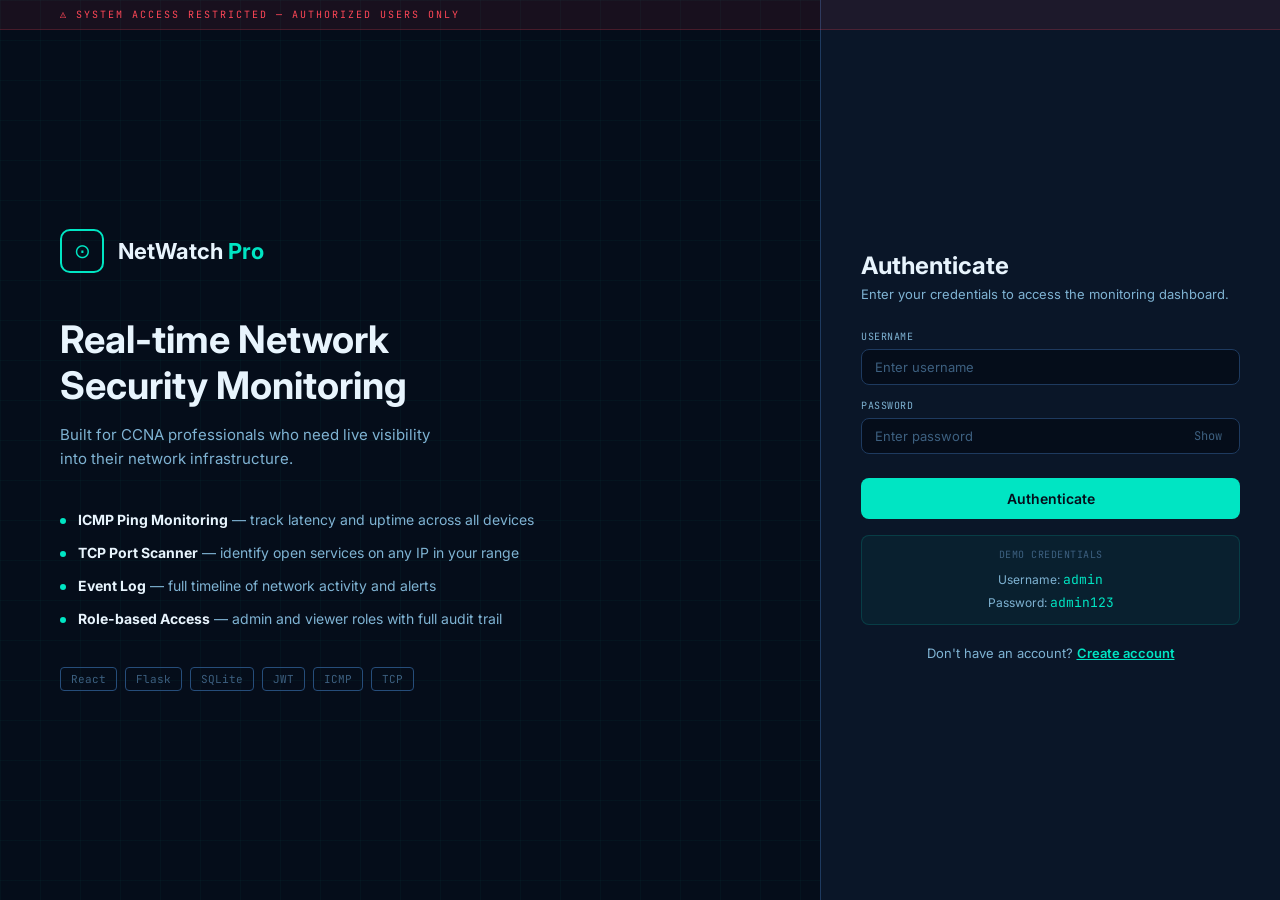
<file: index.html>
<!DOCTYPE html>
<html lang="en">
<head>
  <meta charset="UTF-8" />
  <meta name="viewport" content="width=device-width, initial-scale=1.0" />
  <title>NetWatch Pro — Login</title>
  <link rel="stylesheet" href="styles.css" />
  <style>
    body { overflow: auto; }
    .login-page {
      min-height: 100vh;
      display: flex;
      background: var(--bg);
      position: relative;
      overflow: hidden;
    }
    .grid-bg {
      position: absolute;
      inset: 0;
      background-image:
        linear-gradient(rgba(0,229,195,0.03) 1px, transparent 1px),
        linear-gradient(90deg, rgba(0,229,195,0.03) 1px, transparent 1px);
      background-size: 40px 40px;
      z-index: 1;
    }
    .restricted-bar {
      background: rgba(255,71,87,0.08);
      border-bottom: 1px solid rgba(255,71,87,0.2);
      padding: 8px 60px;
      font-family: 'JetBrains Mono', monospace;
      font-size: 10px;
      color: var(--red);
      letter-spacing: 2px;
      text-transform: uppercase;
      position: fixed;
      top: 0; left: 0; right: 0;
      z-index: 200;
    }
    .login-left {
      flex: 1;
      display: flex;
      flex-direction: column;
      justify-content: center;
      padding: 80px 60px 60px;
      position: relative;
      z-index: 2;
    }
    .login-right {
      width: 460px;
      flex-shrink: 0;
      display: flex;
      align-items: center;
      justify-content: center;
      padding: 80px 40px 40px;
      background: var(--bg2);
      border-left: 1px solid var(--border);
      position: relative;
      z-index: 2;
    }
    .brand { display: flex; align-items: center; gap: 14px; margin-bottom: 44px; }
    .brand-icon {
      width: 44px; height: 44px;
      border: 2px solid var(--teal);
      border-radius: 10px;
      display: flex; align-items: center; justify-content: center;
      color: var(--teal); font-size: 20px;
    }
    .brand-name { font-size: 22px; font-weight: 700; }
    .brand-name span { color: var(--teal); }
    .headline { font-size: 38px; font-weight: 700; line-height: 1.2; margin-bottom: 14px; }
    .subtext { font-size: 15px; color: var(--text2); margin-bottom: 40px; line-height: 1.6; }
    .features { display: flex; flex-direction: column; gap: 16px; }
    .feature { display: flex; align-items: flex-start; gap: 12px; }
    .fdot { width: 6px; height: 6px; background: var(--teal); border-radius: 50%; margin-top: 7px; flex-shrink: 0; }
    .ftext { font-size: 14px; color: var(--text2); }
    .ftext strong { color: var(--text); }
    .tech-tags { display: flex; gap: 8px; margin-top: 40px; flex-wrap: wrap; }
    .tech-tag {
      padding: 4px 10px;
      border: 1px solid var(--border2);
      border-radius: 4px;
      font-size: 11px;
      font-family: 'JetBrains Mono', monospace;
      color: var(--text3);
    }
    .form-wrap { width: 100%; max-width: 380px; }
    .form-wrap h2 { font-size: 24px; font-weight: 700; margin-bottom: 6px; }
    .form-wrap > p { font-size: 13px; color: var(--text2); margin-bottom: 28px; }
    .error-box {
      background: rgba(255,71,87,0.1);
      border: 1px solid rgba(255,71,87,0.3);
      color: var(--red);
      padding: 10px 14px;
      border-radius: 8px;
      font-size: 13px;
      margin-bottom: 16px;
    }
    .attempts { color: var(--yellow); font-size: 11px; margin-top: 6px; font-family: 'JetBrains Mono', monospace; }
    .pw-wrap { position: relative; }
    .pw-wrap .form-input { max-width: 100%; width: 100%; padding-right: 56px; }
    .pw-toggle {
      position: absolute;
      right: 12px; top: 50%;
      transform: translateY(-50%);
      background: none; border: none;
      color: var(--text3);
      cursor: pointer;
      font-size: 12px;
      font-family: 'JetBrains Mono', monospace;
      padding: 4px 6px;
      transition: color 0.15s;
    }
    .pw-toggle:hover { color: var(--teal); }
    .login-btn {
      width: 100%;
      justify-content: center;
      margin-top: 10px;
      padding: 12px;
      font-size: 14px;
    }
    .cred-box {
      margin-top: 16px;
      padding: 10px 14px;
      background: rgba(0,229,195,0.05);
      border: 1px solid rgba(0,229,195,0.15);
      border-radius: 8px;
      font-size: 12px;
      color: var(--text2);
      text-align: center;
      line-height: 1.8;
    }
    .cred-box .cred-label { font-size: 10px; color: var(--text3); font-family: 'JetBrains Mono', monospace; letter-spacing: 0.5px; text-transform: uppercase; margin-bottom: 4px; }
    .cred-val { font-family: 'JetBrains Mono', monospace; color: var(--teal); font-size: 13px; }
  </style>
</head>
<body>

<div class="restricted-bar">⚠ SYSTEM ACCESS RESTRICTED — AUTHORIZED USERS ONLY</div>

<div class="login-page">
  <div class="grid-bg"></div>

  <div class="login-left">
    <div class="brand">
      <div class="brand-icon">⊙</div>
      <div class="brand-name">NetWatch <span>Pro</span></div>
    </div>
    <h1 class="headline">Real-time Network<br />Security Monitoring</h1>
    <p class="subtext">Built for CCNA professionals who need live visibility<br />into their network infrastructure.</p>
    <div class="features">
      <div class="feature"><div class="fdot"></div><div class="ftext"><strong>ICMP Ping Monitoring</strong> — track latency and uptime across all devices</div></div>
      <div class="feature"><div class="fdot"></div><div class="ftext"><strong>TCP Port Scanner</strong> — identify open services on any IP in your range</div></div>
      <div class="feature"><div class="fdot"></div><div class="ftext"><strong>Event Log</strong> — full timeline of network activity and alerts</div></div>
      <div class="feature"><div class="fdot"></div><div class="ftext"><strong>Role-based Access</strong> — admin and viewer roles with full audit trail</div></div>
    </div>
    <div class="tech-tags">
      <span class="tech-tag">React</span>
      <span class="tech-tag">Flask</span>
      <span class="tech-tag">SQLite</span>
      <span class="tech-tag">JWT</span>
      <span class="tech-tag">ICMP</span>
      <span class="tech-tag">TCP</span>
    </div>
  </div>

  <div class="login-right">
    <div class="form-wrap">
      <h2>Authenticate</h2>
      <p>Enter your credentials to access the monitoring dashboard.</p>

      <div class="error-box" id="error-box" style="display:none">
        <span id="error-msg">Invalid credentials.</span>
        <div class="attempts" id="attempts-msg"></div>
      </div>

      <form onsubmit="doLogin(event)">
        <div class="form-group">
          <label class="form-label">Username</label>
          <input class="form-input" id="username" style="max-width:100%;width:100%" placeholder="Enter username" autocomplete="username" />
        </div>
        <div class="form-group">
          <label class="form-label">Password</label>
          <div class="pw-wrap">
            <input type="password" class="form-input" id="password" placeholder="Enter password" autocomplete="current-password" />
            <button type="button" class="pw-toggle" id="pw-toggle" onclick="togglePassword()">Show</button>
          </div>
        </div>

        <button type="submit" class="btn btn-primary login-btn" id="login-btn">Authenticate</button>
      </form>

      <div class="cred-box">
        <div class="cred-label">Demo Credentials</div>
        <div>Username: <span class="cred-val">admin</span></div>
        <div>Password: <span class="cred-val">admin123</span></div>
      </div>

      <p style="margin-top:20px;font-size:13px;color:var(--text2);text-align:center">
        Don't have an account?
        <a href="register.html" style="color:var(--teal);font-weight:600;text-decoration:underline">Create account</a>
      </p>
    </div>
  </div>
</div>

<script>
  let attempts = 0;

  function togglePassword() {
    const input = document.getElementById('password');
    const btn = document.getElementById('pw-toggle');
    if (input.type === 'password') {
      input.type = 'text';
      btn.textContent = 'Hide';
    } else {
      input.type = 'password';
      btn.textContent = 'Show';
    }
  }

  function doLogin(e) {
    e.preventDefault();
    const username = document.getElementById('username').value.trim();
    const password = document.getElementById('password').value;
    const btn = document.getElementById('login-btn');
    const errorBox = document.getElementById('error-box');
    const errorMsg = document.getElementById('error-msg');
    const attemptsMsg = document.getElementById('attempts-msg');

    btn.disabled = true;
    btn.innerHTML = '<span class="spinner"></span> Authenticating...';

    setTimeout(() => {
      if (username === 'admin' && password === 'admin123') {
        btn.innerHTML = '✓ Success — Redirecting...';
        setTimeout(() => {
          window.location.href = 'dashboard.html';
        }, 800);
      } else {
        attempts++;
        errorBox.style.display = 'block';
        errorMsg.textContent = 'Invalid credentials.';
        attemptsMsg.textContent = 'Attempt ' + attempts + ' of 5';
        btn.disabled = false;
        btn.innerHTML = 'Authenticate';
      }
    }, 1000);
  }
</script>
</body>
</html>
</file>
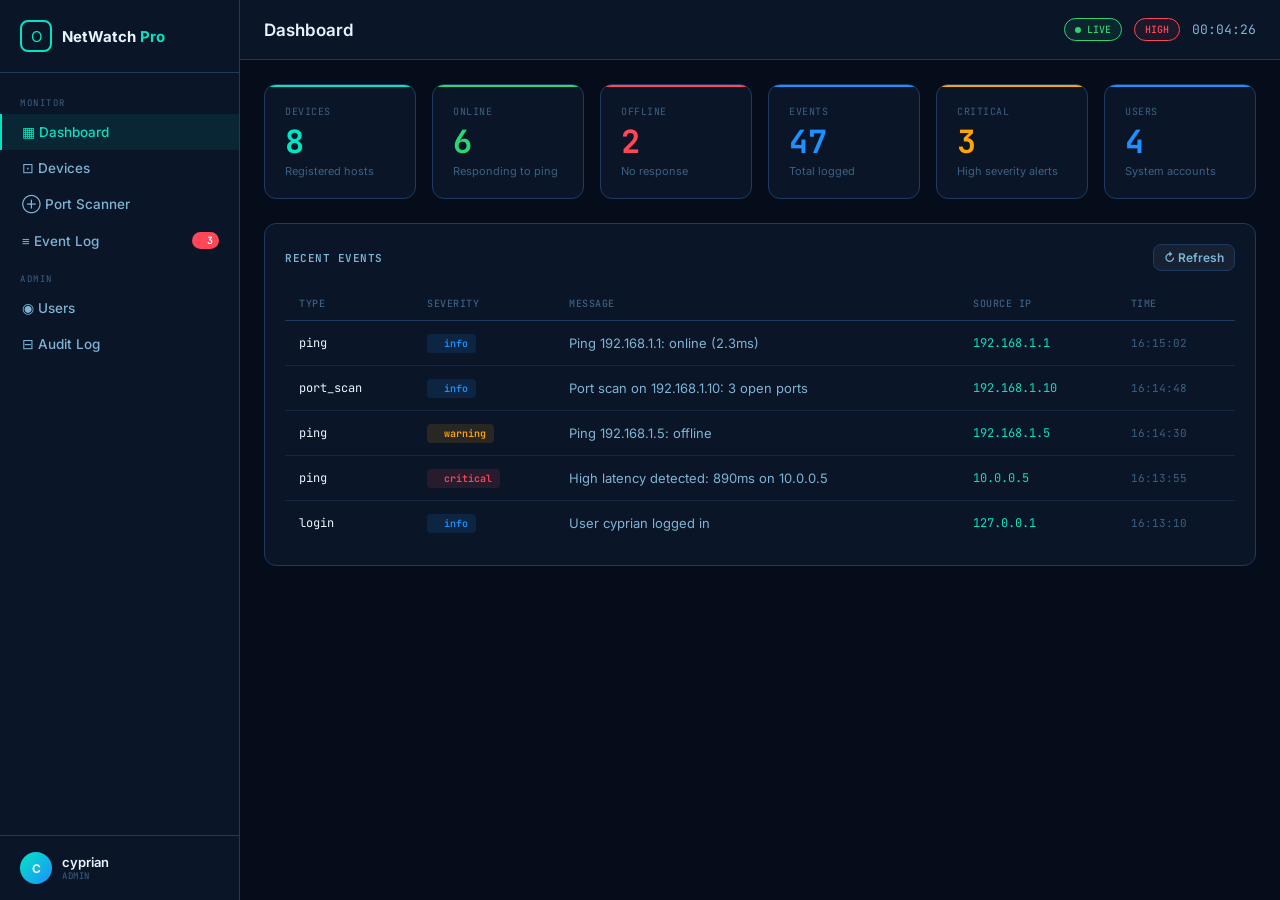
<file: dashboard.html>
<!DOCTYPE html>
<html lang="en">
<head>
  <meta charset="UTF-8" />
  <meta name="viewport" content="width=device-width, initial-scale=1.0" />
  <title>NetWatch Pro — Demo</title>
  <link rel="stylesheet" href="styles.css" />
</head>
<body>
<div class="app">
  <aside class="sidebar">
    <div class="logo">
      <div class="logo-icon">O</div>
      <div class="logo-text">NetWatch <span>Pro</span></div>
    </div>
    <nav class="nav">
      <div class="nav-label">Monitor</div>
      <button class="nav-item active" onclick="showPage('dashboard',this)">▦ Dashboard</button>
      <button class="nav-item" onclick="showPage('devices',this)">⊡ Devices</button>
      <button class="nav-item" onclick="showPage('scanner',this)">⊕ Port Scanner</button>
      <button class="nav-item" onclick="showPage('events',this)">≡ Event Log <span class="badge">3</span></button>
      <div class="nav-label">Admin</div>
      <button class="nav-item" onclick="showPage('users',this)">◉ Users</button>
      <button class="nav-item" onclick="showPage('audit',this)">⊟ Audit Log</button>
    </nav>
    <div class="sidebar-foot">
      <div class="avatar">C</div>
      <div>
        <div class="uname">cyprian</div>
        <div class="urole">ADMIN</div>
      </div>
    </div>
  </aside>

  <main class="main">
    <div class="topbar">
      <h1 id="page-title">Dashboard</h1>
      <span class="pill pill-live">LIVE</span>
      <span class="pill pill-high">HIGH</span>
      <span class="clock" id="clock">00:00:00</span>
    </div>

    <!-- DASHBOARD -->
    <div class="page" id="pg-dashboard">
      <div class="stats-grid">
        <div class="stat teal"><div class="stat-label">Devices</div><div class="stat-val">8</div><div class="stat-sub">Registered hosts</div></div>
        <div class="stat green"><div class="stat-label">Online</div><div class="stat-val">6</div><div class="stat-sub">Responding to ping</div></div>
        <div class="stat red"><div class="stat-label">Offline</div><div class="stat-val">2</div><div class="stat-sub">No response</div></div>
        <div class="stat blue"><div class="stat-label">Events</div><div class="stat-val">47</div><div class="stat-sub">Total logged</div></div>
        <div class="stat yellow"><div class="stat-label">Critical</div><div class="stat-val">3</div><div class="stat-sub">High severity alerts</div></div>
        <div class="stat blue"><div class="stat-label">Users</div><div class="stat-val">4</div><div class="stat-sub">System accounts</div></div>
      </div>
      <div class="card">
        <div class="card-head">
          <span class="card-title">Recent Events</span>
          <button class="btn btn-ghost btn-sm">↻ Refresh</button>
        </div>
        <div class="table-wrap">
          <table>
            <thead><tr><th>Type</th><th>Severity</th><th>Message</th><th>Source IP</th><th>Time</th></tr></thead>
            <tbody>
              <tr><td class="mono sm">ping</td><td><span class="badge b-info">info</span></td><td class="td-msg">Ping 192.168.1.1: online (2.3ms)</td><td class="mono teal sm">192.168.1.1</td><td class="mono muted xs">16:15:02</td></tr>
              <tr><td class="mono sm">port_scan</td><td><span class="badge b-info">info</span></td><td class="td-msg">Port scan on 192.168.1.10: 3 open ports</td><td class="mono teal sm">192.168.1.10</td><td class="mono muted xs">16:14:48</td></tr>
              <tr><td class="mono sm">ping</td><td><span class="badge b-warn">warning</span></td><td class="td-msg">Ping 192.168.1.5: offline</td><td class="mono teal sm">192.168.1.5</td><td class="mono muted xs">16:14:30</td></tr>
              <tr><td class="mono sm">ping</td><td><span class="badge b-crit">critical</span></td><td class="td-msg">High latency detected: 890ms on 10.0.0.5</td><td class="mono teal sm">10.0.0.5</td><td class="mono muted xs">16:13:55</td></tr>
              <tr><td class="mono sm">login</td><td><span class="badge b-info">info</span></td><td class="td-msg">User cyprian logged in</td><td class="mono teal sm">127.0.0.1</td><td class="mono muted xs">16:13:10</td></tr>
            </tbody>
          </table>
        </div>
      </div>
    </div>

    <!-- DEVICES -->
    <div class="page hidden" id="pg-devices">
      <div class="filter-bar">
        <input class="form-input" placeholder="Search by name or IP..." oninput="filterDevices(this.value)">
        <button class="btn btn-ghost btn-sm" onclick="pingAll()">↻ Ping All</button>
        <button class="btn btn-primary btn-sm" onclick="showToast('Add Device modal would open in the real app','s')">+ Add Device</button>
      </div>
      <div class="card">
        <div class="card-head">
          <span class="card-title" id="dev-count">Devices (8)</span>
          <button class="btn btn-ghost btn-sm" onclick="renderDevices(devices)">↻ Refresh</button>
        </div>
        <div class="table-wrap">
          <table>
            <thead><tr><th>Name</th><th>IP Address</th><th>Type</th><th>Location</th><th>Status</th><th>Latency</th><th>Last Seen</th><th>Actions</th></tr></thead>
            <tbody id="dev-tbody"></tbody>
          </table>
        </div>
      </div>
    </div>

    <!-- PORT SCANNER -->
    <div class="page hidden" id="pg-scanner">
      <div class="scan-grid">
        <div class="card">
          <div class="card-head"><span class="card-title">TCP Port Scanner</span></div>
          <div class="form-group">
            <label class="form-label">Target IP</label>
            <input class="form-input full" id="scan-ip" placeholder="192.168.1.1">
          </div>
          <div class="form-row">
            <div class="form-group">
              <label class="form-label">Start Port</label>
              <input type="number" class="form-input full" id="scan-start" value="1">
            </div>
            <div class="form-group">
              <label class="form-label">End Port</label>
              <input type="number" class="form-input full" id="scan-end" value="1024">
            </div>
          </div>
          <div class="form-group">
            <label class="form-label">Presets</label>
            <div class="preset-row">
              <button class="btn btn-ghost btn-sm" onclick="setPreset(80,443)">Web</button>
              <button class="btn btn-ghost btn-sm" onclick="setPreset(22,22)">SSH</button>
              <button class="btn btn-ghost btn-sm" onclick="setPreset(3389,3389)">RDP</button>
              <button class="btn btn-ghost btn-sm" onclick="setPreset(1433,5432)">Database</button>
              <button class="btn btn-ghost btn-sm" onclick="setPreset(1,1024)">All Common</button>
            </div>
          </div>
          <button class="btn btn-primary full-btn" id="scan-btn" onclick="runScan()">⊕ Scan Now</button>
          <div class="warn-box">⚠ Only scan devices you own or have explicit permission to scan.</div>
        </div>
        <div class="card">
          <div class="card-head"><span class="card-title">Results</span></div>
          <div id="scan-results"><div class="empty">Enter a target IP and click Scan Now.</div></div>
        </div>
      </div>
    </div>

    <!-- EVENTS -->
    <div class="page hidden" id="pg-events">
      <div class="filter-bar">
        <input class="form-input" placeholder="Filter events..." oninput="filterEvents(this.value)">
        <select class="form-select" onchange="filterEventSev(this.value)">
          <option value="all">All Severities</option>
          <option value="info">Info</option>
          <option value="warning">Warning</option>
          <option value="critical">Critical</option>
        </select>
        <button class="btn btn-ghost btn-sm" onclick="renderEvents(events)">↻ Refresh</button>
      </div>
      <div class="card">
        <div class="card-head"><span class="card-title" id="ev-count">Event Log (12)</span></div>
        <div class="table-wrap">
          <table>
            <thead><tr><th>Time</th><th>Type</th><th>Severity</th><th>Message</th><th>Source IP</th></tr></thead>
            <tbody id="ev-tbody"></tbody>
          </table>
        </div>
      </div>
    </div>

    <!-- USERS -->
    <div class="page hidden" id="pg-users">
      <div class="filter-bar">
        <button class="btn btn-primary btn-sm" onclick="showToast('Create User modal would open in the real app','s')">+ New User</button>
      </div>
      <div class="card">
        <div class="card-head">
          <span class="card-title">System Users (4)</span>
          <button class="btn btn-ghost btn-sm">↻ Refresh</button>
        </div>
        <div class="table-wrap">
          <table>
            <thead><tr><th>Username</th><th>Email</th><th>Role</th><th>Created</th><th>Actions</th></tr></thead>
            <tbody>
              <tr><td class="fw6">cyprian</td><td class="muted">cyprian@netwatch.pro</td><td><span class="badge b-admin">admin</span></td><td class="mono muted xs">6/24/2026</td><td><button class="btn btn-danger btn-sm" onclick="showToast('Cannot delete yourself','e')">Delete</button></td></tr>
              <tr><td class="fw6">alice</td><td class="muted">alice@company.com</td><td><span class="badge b-viewer">viewer</span></td><td class="mono muted xs">6/23/2026</td><td><button class="btn btn-danger btn-sm" onclick="showToast('User alice deleted','s')">Delete</button></td></tr>
              <tr><td class="fw6">bob</td><td class="muted">bob@company.com</td><td><span class="badge b-viewer">viewer</span></td><td class="mono muted xs">6/22/2026</td><td><button class="btn btn-danger btn-sm" onclick="showToast('User bob deleted','s')">Delete</button></td></tr>
              <tr><td class="fw6">jane</td><td class="muted">jane@company.com</td><td><span class="badge b-admin">admin</span></td><td class="mono muted xs">6/20/2026</td><td><button class="btn btn-danger btn-sm" onclick="showToast('User jane deleted','s')">Delete</button></td></tr>
            </tbody>
          </table>
        </div>
      </div>
    </div>

    <!-- AUDIT LOG -->
    <div class="page hidden" id="pg-audit">
      <div class="filter-bar">
        <input class="form-input" placeholder="Filter by user, action, target...">
        <button class="btn btn-ghost btn-sm">↻ Refresh</button>
      </div>
      <div class="card">
        <div class="card-head"><span class="card-title">Audit Trail (9)</span></div>
        <div class="table-wrap">
          <table>
            <thead><tr><th>Time</th><th>User</th><th>Action</th><th>Target</th><th>IP</th></tr></thead>
            <tbody>
              <tr><td class="mono muted xs">16:15:42</td><td class="fw6 sm">cyprian</td><td><span class="action-badge" style="color:#2ed573">LOGIN</span></td><td class="mono teal sm">auth</td><td class="mono muted xs">127.0.0.1</td></tr>
              <tr><td class="mono muted xs">16:14:48</td><td class="fw6 sm">cyprian</td><td><span class="action-badge" style="color:#1e90ff">PORT_SCAN</span></td><td class="mono teal sm">192.168.1.10</td><td class="mono muted xs">127.0.0.1</td></tr>
              <tr><td class="mono muted xs">16:13:20</td><td class="fw6 sm">cyprian</td><td><span class="action-badge" style="color:#00e5c3">ADD_DEVICE</span></td><td class="mono teal sm">192.168.1.10</td><td class="mono muted xs">127.0.0.1</td></tr>
              <tr><td class="mono muted xs">16:12:05</td><td class="fw6 sm">jane</td><td><span class="action-badge" style="color:#2ed573">LOGIN</span></td><td class="mono teal sm">auth</td><td class="mono muted xs">10.0.0.2</td></tr>
              <tr><td class="mono muted xs">16:10:00</td><td class="fw6 sm">cyprian</td><td><span class="action-badge" style="color:#00e5c3">CREATE_USER</span></td><td class="mono teal sm">alice</td><td class="mono muted xs">127.0.0.1</td></tr>
              <tr><td class="mono muted xs">16:09:10</td><td class="fw6 sm">cyprian</td><td><span class="action-badge" style="color:#1e90ff">PORT_SCAN</span></td><td class="mono teal sm">10.0.0.1</td><td class="mono muted xs">127.0.0.1</td></tr>
              <tr><td class="mono muted xs">16:08:30</td><td class="fw6 sm">alice</td><td><span class="action-badge" style="color:#2ed573">LOGIN</span></td><td class="mono teal sm">auth</td><td class="mono muted xs">192.168.1.100</td></tr>
              <tr><td class="mono muted xs">16:07:00</td><td class="fw6 sm">cyprian</td><td><span class="action-badge" style="color:#00e5c3">ADD_DEVICE</span></td><td class="mono teal sm">192.168.1.1</td><td class="mono muted xs">127.0.0.1</td></tr>
              <tr><td class="mono muted xs">16:05:10</td><td class="fw6 sm">cyprian</td><td><span class="action-badge" style="color:#2ed573">LOGIN</span></td><td class="mono teal sm">auth</td><td class="mono muted xs">127.0.0.1</td></tr>
            </tbody>
          </table>
        </div>
      </div>
    </div>
  </main>
</div>
<script src="app.js"></script>
</body>
</html>
</file>
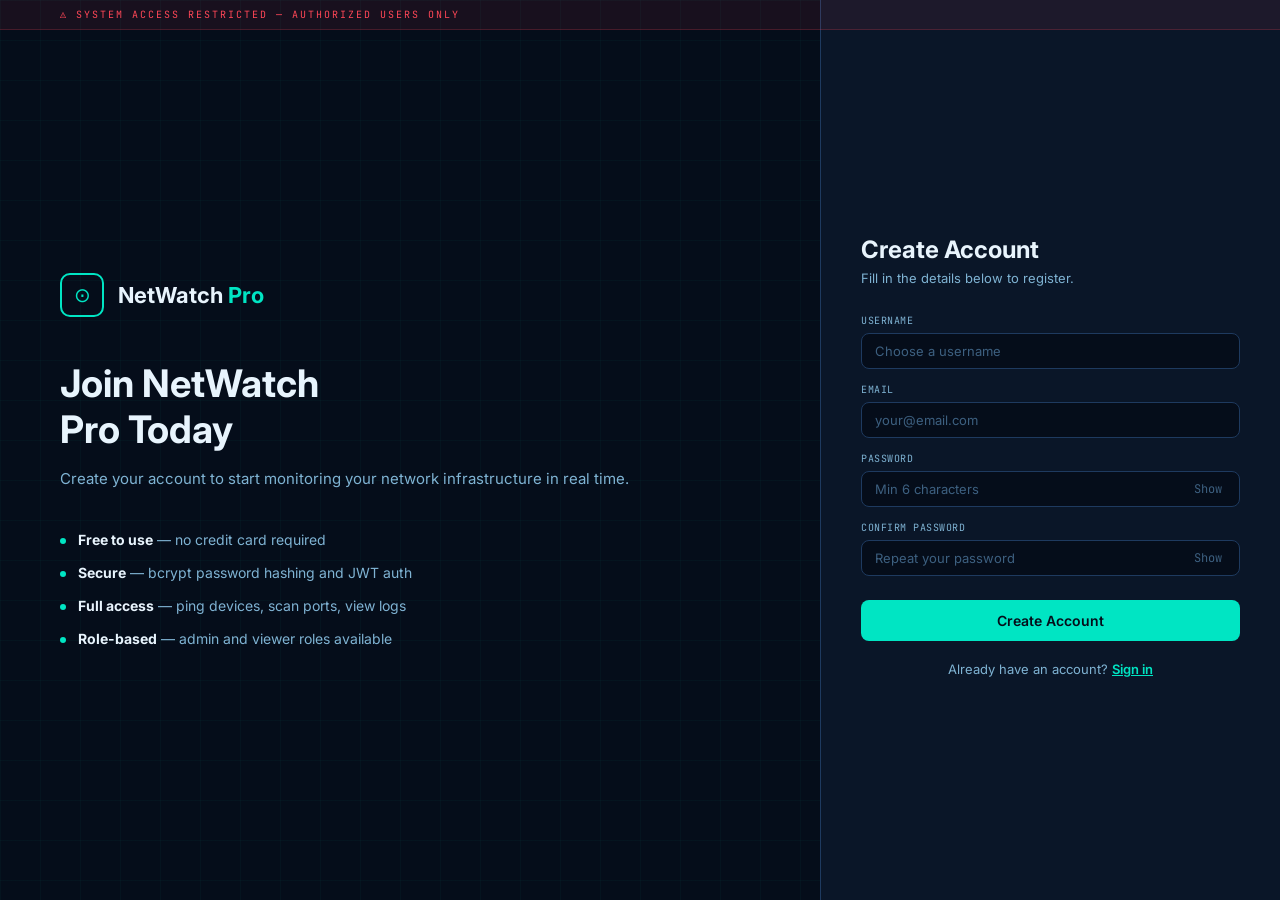
<file: register.html>
<!DOCTYPE html>
<html lang="en">
<head>
  <meta charset="UTF-8" />
  <meta name="viewport" content="width=device-width, initial-scale=1.0" />
  <title>NetWatch Pro — Register</title>
  <link rel="stylesheet" href="styles.css" />
  <style>
    body { overflow: auto; }
    .login-page { min-height:100vh; display:flex; background:var(--bg); position:relative; overflow:hidden; }
    .grid-bg { position:absolute; inset:0; background-image: linear-gradient(rgba(0,229,195,0.03) 1px,transparent 1px), linear-gradient(90deg,rgba(0,229,195,0.03) 1px,transparent 1px); background-size:40px 40px; z-index:1; }
    .restricted-bar { background:rgba(255,71,87,0.08); border-bottom:1px solid rgba(255,71,87,0.2); padding:8px 60px; font-family:'JetBrains Mono',monospace; font-size:10px; color:var(--red); letter-spacing:2px; text-transform:uppercase; position:fixed; top:0;left:0;right:0; z-index:200; }
    .login-left { flex:1; display:flex; flex-direction:column; justify-content:center; padding:80px 60px 60px; position:relative; z-index:2; }
    .login-right { width:460px; flex-shrink:0; display:flex; align-items:center; justify-content:center; padding:80px 40px 40px; background:var(--bg2); border-left:1px solid var(--border); position:relative; z-index:2; }
    .brand { display:flex; align-items:center; gap:14px; margin-bottom:44px; }
    .brand-icon { width:44px; height:44px; border:2px solid var(--teal); border-radius:10px; display:flex; align-items:center; justify-content:center; color:var(--teal); font-size:20px; }
    .brand-name { font-size:22px; font-weight:700; }
    .brand-name span { color:var(--teal); }
    .headline { font-size:38px; font-weight:700; line-height:1.2; margin-bottom:14px; }
    .subtext { font-size:15px; color:var(--text2); margin-bottom:40px; line-height:1.6; }
    .features { display:flex; flex-direction:column; gap:16px; }
    .feature { display:flex; align-items:flex-start; gap:12px; }
    .fdot { width:6px; height:6px; background:var(--teal); border-radius:50%; margin-top:7px; flex-shrink:0; }
    .ftext { font-size:14px; color:var(--text2); }
    .ftext strong { color:var(--text); }
    .form-wrap { width:100%; max-width:380px; }
    .form-wrap h2 { font-size:24px; font-weight:700; margin-bottom:6px; }
    .form-wrap > p { font-size:13px; color:var(--text2); margin-bottom:28px; }
    .pw-wrap { position:relative; }
    .pw-wrap .form-input { max-width:100%; width:100%; padding-right:56px; }
    .pw-toggle { position:absolute; right:12px; top:50%; transform:translateY(-50%); background:none; border:none; color:var(--text3); cursor:pointer; font-size:12px; font-family:'JetBrains Mono',monospace; padding:4px 6px; transition:color 0.15s; }
    .pw-toggle:hover { color:var(--teal); }
    .match-msg { font-size:11px; margin-top:4px; }
    .match-ok { color:var(--green); }
    .match-fail { color:var(--red); }
    .error-box { background:rgba(255,71,87,0.1); border:1px solid rgba(255,71,87,0.3); color:var(--red); padding:10px 14px; border-radius:8px; font-size:13px; margin-bottom:16px; }
    .success-box { background:rgba(46,213,115,0.1); border:1px solid rgba(46,213,115,0.3); color:var(--green); padding:10px 14px; border-radius:8px; font-size:13px; margin-bottom:16px; }
    .reg-btn { width:100%; justify-content:center; margin-top:10px; padding:12px; font-size:14px; }
    .fi { max-width:100%; width:100%; }
  </style>
</head>
<body>
<div class="restricted-bar">⚠ SYSTEM ACCESS RESTRICTED — AUTHORIZED USERS ONLY</div>
<div class="login-page">
  <div class="grid-bg"></div>
  <div class="login-left">
    <div class="brand">
      <div class="brand-icon">⊙</div>
      <div class="brand-name">NetWatch <span>Pro</span></div>
    </div>
    <h1 class="headline">Join NetWatch<br />Pro Today</h1>
    <p class="subtext">Create your account to start monitoring your network infrastructure in real time.</p>
    <div class="features">
      <div class="feature"><div class="fdot"></div><div class="ftext"><strong>Free to use</strong> — no credit card required</div></div>
      <div class="feature"><div class="fdot"></div><div class="ftext"><strong>Secure</strong> — bcrypt password hashing and JWT auth</div></div>
      <div class="feature"><div class="fdot"></div><div class="ftext"><strong>Full access</strong> — ping devices, scan ports, view logs</div></div>
      <div class="feature"><div class="fdot"></div><div class="ftext"><strong>Role-based</strong> — admin and viewer roles available</div></div>
    </div>
  </div>
  <div class="login-right">
    <div class="form-wrap">
      <h2>Create Account</h2>
      <p>Fill in the details below to register.</p>

      <div id="error-box" class="error-box" style="display:none"></div>
      <div id="success-box" class="success-box" style="display:none"></div>

      <form onsubmit="doRegister(event)">
        <div class="form-group">
          <label class="form-label">Username</label>
          <input class="form-input fi" id="reg-username" placeholder="Choose a username" required />
        </div>
        <div class="form-group">
          <label class="form-label">Email</label>
          <input type="email" class="form-input fi" id="reg-email" placeholder="your@email.com" required />
        </div>
        <div class="form-group">
          <label class="form-label">Password</label>
          <div class="pw-wrap">
            <input type="password" class="form-input" id="reg-password" placeholder="Min 6 characters" required />
            <button type="button" class="pw-toggle" onclick="togglePw('reg-password',this)">Show</button>
          </div>
        </div>
        <div class="form-group">
          <label class="form-label">Confirm Password</label>
          <div class="pw-wrap">
            <input type="password" class="form-input" id="reg-confirm" placeholder="Repeat your password" oninput="checkMatch()" required />
            <button type="button" class="pw-toggle" onclick="togglePw('reg-confirm',this)">Show</button>
          </div>
          <div class="match-msg" id="match-msg"></div>
        </div>
        <button type="submit" class="btn btn-primary reg-btn" id="reg-btn">Create Account</button>
      </form>

      <p style="margin-top:20px;font-size:13px;color:var(--text2);text-align:center">
        Already have an account?
        <a href="index.html" style="color:var(--teal);font-weight:600;text-decoration:underline">Sign in</a>
      </p>
    </div>
  </div>
</div>

<script>
  function togglePw(id, btn) {
    const input = document.getElementById(id);
    if (input.type === 'password') { input.type = 'text'; btn.textContent = 'Hide'; }
    else { input.type = 'password'; btn.textContent = 'Show'; }
  }

  function checkMatch() {
    const pw = document.getElementById('reg-password').value;
    const cf = document.getElementById('reg-confirm').value;
    const msg = document.getElementById('match-msg');
    if (!cf) { msg.textContent = ''; return; }
    if (pw === cf) { msg.textContent = 'Passwords match'; msg.className = 'match-msg match-ok'; }
    else { msg.textContent = 'Passwords do not match'; msg.className = 'match-msg match-fail'; }
  }

  function doRegister(e) {
    e.preventDefault();
    const username = document.getElementById('reg-username').value.trim();
    const email = document.getElementById('reg-email').value.trim();
    const pw = document.getElementById('reg-password').value;
    const cf = document.getElementById('reg-confirm').value;
    const errorBox = document.getElementById('error-box');
    const successBox = document.getElementById('success-box');
    const btn = document.getElementById('reg-btn');

    errorBox.style.display = 'none';
    successBox.style.display = 'none';

    if (pw !== cf) { errorBox.textContent = 'Passwords do not match.'; errorBox.style.display = 'block'; return; }
    if (pw.length < 6) { errorBox.textContent = 'Password must be at least 6 characters.'; errorBox.style.display = 'block'; return; }

    btn.disabled = true;
    btn.innerHTML = '<span class="spinner"></span> Creating account...';

    setTimeout(() => {
      btn.disabled = false;
      btn.innerHTML = 'Create Account';
      successBox.textContent = 'Account created successfully! Redirecting to login...';
      successBox.style.display = 'block';
      setTimeout(() => { window.location.href = 'login.html'; }, 2000);
    }, 1200);
  }
</script>
</body>
</html>
</file>
<file: styles.css>
@import url('https://fonts.googleapis.com/css2?family=Inter:wght@300;400;500;600;700&family=JetBrains+Mono:wght@400;500&display=swap');

*, *::before, *::after { box-sizing: border-box; margin: 0; padding: 0; }

:root {
  --bg:     #050d1a;
  --bg2:    #0a1628;
  --bg3:    #0f1f38;
  --border: #1e3a5f;
  --border2:#264d7a;
  --teal:   #00e5c3;
  --teal2:  #00b89e;
  --blue:   #1e90ff;
  --red:    #ff4757;
  --yellow: #ffa502;
  --green:  #2ed573;
  --text:   #e8f4fd;
  --text2:  #7fb3d3;
  --text3:  #3d6080;
  --sidebar:240px;
  --topbar: 60px;
  --mono:   'JetBrains Mono', monospace;
}

html, body { height: 100%; }
body {
  font-family: 'Inter', sans-serif;
  background: var(--bg);
  color: var(--text);
  min-height: 100vh;
  overflow: hidden;
}

/* SCROLLBAR */
::-webkit-scrollbar { width: 4px; }
::-webkit-scrollbar-track { background: var(--bg2); }
::-webkit-scrollbar-thumb { background: var(--border2); border-radius: 2px; }

/* LAYOUT */
.app { display: flex; height: 100vh; }

/* SIDEBAR */
.sidebar {
  width: var(--sidebar);
  background: var(--bg2);
  border-right: 1px solid var(--border);
  display: flex;
  flex-direction: column;
  flex-shrink: 0;
}

.logo {
  padding: 20px;
  border-bottom: 1px solid var(--border);
  display: flex;
  align-items: center;
  gap: 10px;
}

.logo-icon {
  width: 32px; height: 32px;
  border: 2px solid var(--teal);
  border-radius: 8px;
  display: flex; align-items: center; justify-content: center;
  color: var(--teal);
  font-size: 15px;
  flex-shrink: 0;
}

.logo-text { font-size: 15px; font-weight: 700; }
.logo-text span { color: var(--teal); }

.nav { flex: 1; padding: 10px 0; overflow-y: auto; }

.nav-label {
  font-family: var(--mono);
  font-size: 9px;
  letter-spacing: 1.5px;
  color: var(--text3);
  padding: 14px 20px 5px;
  text-transform: uppercase;
}

.nav-item {
  display: flex;
  align-items: center;
  gap: 10px;
  padding: 10px 20px;
  color: var(--text2);
  font-size: 13.5px;
  font-weight: 500;
  cursor: pointer;
  border: none;
  background: none;
  width: 100%;
  text-align: left;
  border-left: 2px solid transparent;
  transition: all 0.15s;
  font-family: inherit;
}

.nav-item:hover { color: var(--text); background: rgba(0,229,195,0.04); }
.nav-item.active { color: var(--teal); background: rgba(0,229,195,0.08); border-left-color: var(--teal); }

.nav-item .badge {
  margin-left: auto;
  background: var(--red);
  color: white;
  font-size: 10px;
  font-weight: 700;
  padding: 2px 6px;
  border-radius: 10px;
  font-family: var(--mono);
}

.sidebar-foot {
  padding: 16px 20px;
  border-top: 1px solid var(--border);
  display: flex;
  align-items: center;
  gap: 10px;
}

.avatar {
  width: 32px; height: 32px;
  background: linear-gradient(135deg, var(--teal), var(--blue));
  border-radius: 50%;
  display: flex; align-items: center; justify-content: center;
  font-size: 12px; font-weight: 700;
  flex-shrink: 0;
}

.uname { font-size: 13px; font-weight: 600; }
.urole { font-size: 9px; color: var(--text3); font-family: var(--mono); letter-spacing: 0.5px; }

/* MAIN */
.main { flex: 1; display: flex; flex-direction: column; overflow: hidden; }

.topbar {
  height: var(--topbar);
  background: var(--bg2);
  border-bottom: 1px solid var(--border);
  display: flex;
  align-items: center;
  padding: 0 24px;
  gap: 12px;
  flex-shrink: 0;
}

.topbar h1 { font-size: 17px; font-weight: 600; flex: 1; }

.pill {
  display: flex; align-items: center; gap: 6px;
  padding: 4px 10px;
  border-radius: 20px;
  font-family: var(--mono);
  font-size: 10px;
  font-weight: 500;
  border: 1px solid;
}

.pill-live { color: var(--green); border-color: var(--green); background: rgba(46,213,115,0.08); }
.pill-live::before { content: ''; width: 6px; height: 6px; background: var(--green); border-radius: 50%; animation: pulse 2s infinite; }
.pill-high { color: var(--red); border-color: var(--red); background: rgba(255,71,87,0.08); }

.clock { font-family: var(--mono); font-size: 13px; color: var(--text2); }

/* PAGE */
.page { flex: 1; overflow-y: auto; padding: 24px; }
.page.hidden { display: none; }

/* STATS */
.stats-grid { display: grid; grid-template-columns: repeat(6, 1fr); gap: 16px; margin-bottom: 24px; }

.stat {
  background: var(--bg2);
  border: 1px solid var(--border);
  border-radius: 12px;
  padding: 20px;
  position: relative;
  overflow: hidden;
}
.stat::before { content: ''; position: absolute; top: 0; left: 0; right: 0; height: 2px; }
.stat.teal::before { background: var(--teal); }
.stat.green::before { background: var(--green); }
.stat.red::before { background: var(--red); }
.stat.blue::before { background: var(--blue); }
.stat.yellow::before { background: var(--yellow); }

.stat-label { font-size: 10px; color: var(--text3); text-transform: uppercase; letter-spacing: 0.5px; margin-bottom: 8px; font-family: var(--mono); }
.stat-val { font-size: 32px; font-weight: 700; font-family: var(--mono); line-height: 1; }
.stat.teal .stat-val  { color: var(--teal); }
.stat.green .stat-val { color: var(--green); }
.stat.red .stat-val   { color: var(--red); }
.stat.blue .stat-val  { color: var(--blue); }
.stat.yellow .stat-val{ color: var(--yellow); }
.stat-sub { font-size: 11px; color: var(--text3); margin-top: 6px; }

/* CARD */
.card { background: var(--bg2); border: 1px solid var(--border); border-radius: 12px; padding: 20px; margin-bottom: 20px; }
.card-head { display: flex; align-items: center; justify-content: space-between; margin-bottom: 16px; }
.card-title { font-size: 11px; font-weight: 600; color: var(--text2); text-transform: uppercase; letter-spacing: 0.5px; font-family: var(--mono); }

/* TABLE */
.table-wrap { overflow-x: auto; }
table { width: 100%; border-collapse: collapse; font-size: 13px; }
thead th { padding: 10px 14px; text-align: left; font-size: 10px; color: var(--text3); text-transform: uppercase; letter-spacing: 0.5px; border-bottom: 1px solid var(--border); font-family: var(--mono); font-weight: 500; }
tbody td { padding: 12px 14px; border-bottom: 1px solid rgba(30,58,95,0.5); vertical-align: middle; }
tbody tr:hover td { background: rgba(0,229,195,0.025); }
tbody tr:last-child td { border-bottom: none; }

/* UTILITY TEXT */
.mono  { font-family: var(--mono); }
.teal  { color: var(--teal); }
.muted { color: var(--text3); }
.sm    { font-size: 12px; }
.xs    { font-size: 11px; }
.fw6   { font-weight: 600; }
.td-msg { color: var(--text2); max-width: 320px; }

/* BADGES */
.badge {
  display: inline-flex; align-items: center; gap: 4px;
  padding: 3px 8px;
  border-radius: 4px;
  font-size: 10px; font-weight: 600;
  font-family: var(--mono);
}
.badge::before { content: ''; width: 5px; height: 5px; border-radius: 50%; }
.b-online  { background: rgba(46,213,115,0.15); color: var(--green); }
.b-online::before  { background: var(--green); }
.b-offline { background: rgba(255,71,87,0.15); color: var(--red); }
.b-offline::before { background: var(--red); }
.b-unknown { background: rgba(127,179,211,0.1); color: var(--text2); }
.b-info    { background: rgba(30,144,255,0.12); color: var(--blue); }
.b-warn    { background: rgba(255,165,2,0.12); color: var(--yellow); }
.b-crit    { background: rgba(255,71,87,0.12); color: var(--red); }
.b-admin   { background: rgba(30,144,255,0.15); color: var(--blue); }
.b-viewer  { background: rgba(0,229,195,0.1); color: var(--teal); }

.action-badge {
  font-family: var(--mono);
  font-size: 10px;
  background: rgba(255,255,255,0.04);
  padding: 2px 7px;
  border-radius: 4px;
}

/* BUTTONS */
.btn {
  display: inline-flex; align-items: center; gap: 6px;
  padding: 9px 16px;
  border-radius: 8px;
  font-size: 13px; font-weight: 600;
  border: none; cursor: pointer;
  font-family: inherit;
  transition: all 0.15s;
  white-space: nowrap;
}
.btn:disabled { opacity: 0.5; cursor: not-allowed; }
.btn-primary { background: var(--teal); color: var(--bg); }
.btn-primary:hover:not(:disabled) { background: var(--teal2); }
.btn-ghost { background: rgba(255,255,255,0.05); color: var(--text2); border: 1px solid var(--border); }
.btn-ghost:hover:not(:disabled) { background: rgba(255,255,255,0.1); color: var(--text); }
.btn-danger { background: rgba(255,71,87,0.15); color: var(--red); border: 1px solid rgba(255,71,87,0.3); }
.btn-danger:hover:not(:disabled) { background: rgba(255,71,87,0.25); }
.btn-sm { padding: 5px 10px; font-size: 12px; }
.full-btn { width: 100%; justify-content: center; }

/* FORMS */
.filter-bar { display: flex; gap: 10px; margin-bottom: 16px; align-items: center; flex-wrap: wrap; }
.form-group { margin-bottom: 14px; }
.form-label { display: block; font-size: 10px; color: var(--text2); text-transform: uppercase; letter-spacing: 0.5px; margin-bottom: 6px; font-family: var(--mono); }
.form-input {
  background: var(--bg);
  border: 1px solid var(--border);
  border-radius: 8px;
  padding: 9px 13px;
  color: var(--text);
  font-family: inherit;
  font-size: 13px;
  outline: none;
  transition: border-color 0.15s;
  max-width: 260px;
}
.form-input:focus { border-color: var(--teal); }
.form-input::placeholder { color: var(--text3); }
.form-input.full { max-width: 100%; width: 100%; }
.form-select {
  background: var(--bg);
  border: 1px solid var(--border);
  border-radius: 8px;
  padding: 9px 13px;
  color: var(--text);
  font-family: inherit;
  font-size: 13px;
  outline: none;
}
.form-select option { background: var(--bg2); }
.form-row { display: grid; grid-template-columns: 1fr 1fr; gap: 12px; }
.preset-row { display: flex; flex-wrap: wrap; gap: 6px; margin-top: 4px; }

/* SCANNER */
.scan-grid { display: grid; grid-template-columns: 320px 1fr; gap: 20px; align-items: start; }
.warn-box { background: rgba(255,165,2,0.08); border: 1px solid rgba(255,165,2,0.2); border-radius: 8px; padding: 10px 14px; font-size: 12px; color: var(--yellow); margin-top: 14px; }
.scanning-bar { height: 3px; background: var(--border); border-radius: 2px; overflow: hidden; margin: 14px 0; }
.scanning-bar-inner { height: 100%; background: var(--teal); border-radius: 2px; transition: width 0.1s linear; }
.result-summary { display: flex; gap: 14px; margin-bottom: 18px; }
.result-box { flex: 1; background: var(--bg3); border: 1px solid var(--border); border-radius: 8px; padding: 12px 16px; }
.result-box-label { font-size: 10px; color: var(--text3); font-family: var(--mono); text-transform: uppercase; margin-bottom: 4px; }
.result-box-val { font-size: 20px; font-weight: 700; font-family: var(--mono); }

/* EMPTY */
.empty { text-align: center; padding: 50px 20px; color: var(--text3); font-size: 13px; }

/* SPINNER */
.spinner {
  width: 14px; height: 14px;
  border: 2px solid var(--border);
  border-top-color: var(--teal);
  border-radius: 50%;
  animation: spin 0.7s linear infinite;
  display: inline-block;
  vertical-align: middle;
}

/* TOAST */
.toast {
  position: fixed;
  top: 20px; right: 20px;
  padding: 12px 20px;
  border-radius: 8px;
  font-size: 13px; font-weight: 500;
  z-index: 9999;
  animation: slideIn 0.2s ease;
  border: 1px solid;
  max-width: 320px;
}
.toast-s { background: rgba(46,213,115,0.15); color: var(--green); border-color: rgba(46,213,115,0.3); }
.toast-e { background: rgba(255,71,87,0.15); color: var(--red); border-color: rgba(255,71,87,0.3); }

/* ANIMATIONS */
@keyframes pulse { 0%,100%{opacity:1} 50%{opacity:0.3} }
@keyframes spin { to{transform:rotate(360deg)} }
@keyframes slideIn { from{transform:translateX(20px);opacity:0} to{transform:translateX(0);opacity:1} }
</file>
